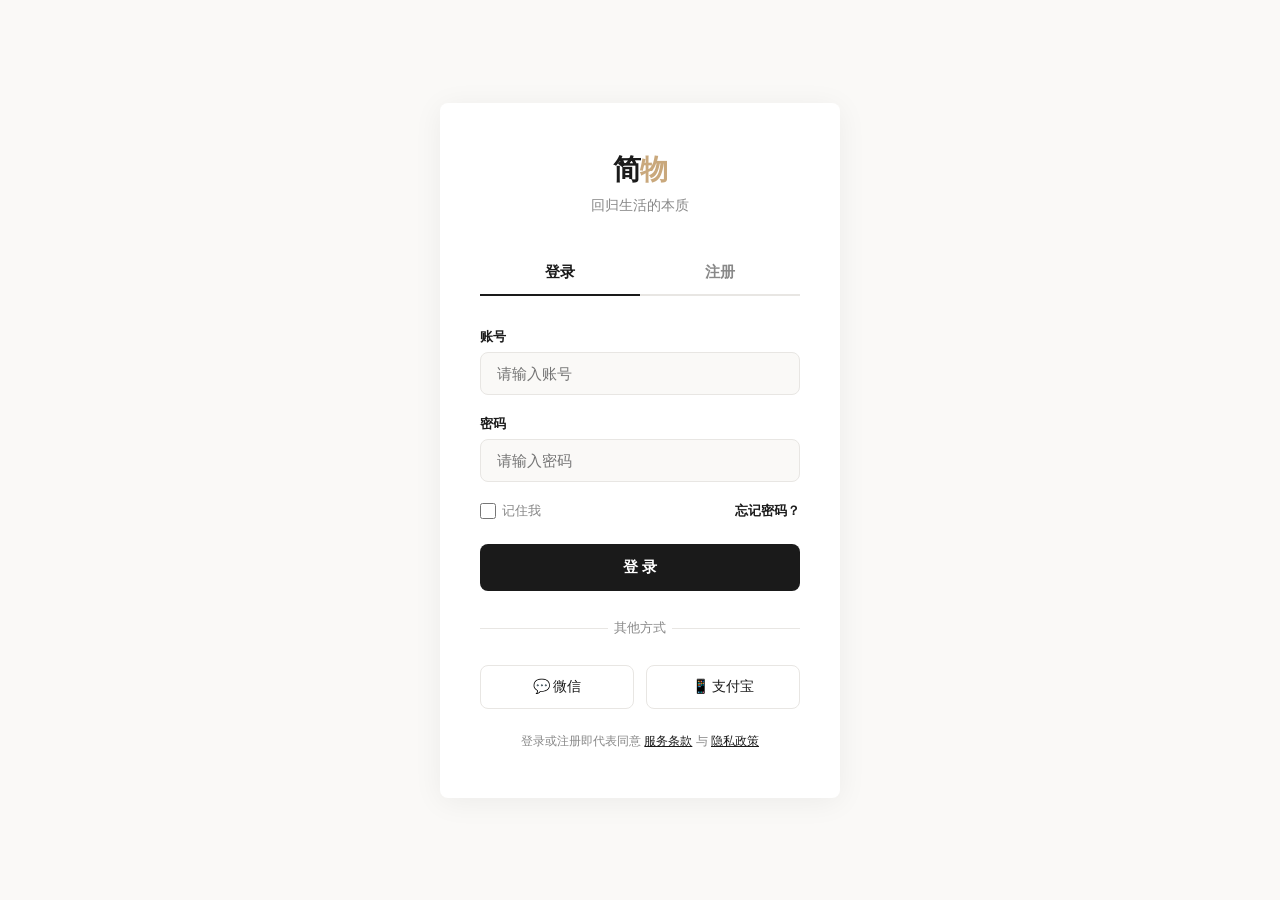
<file: docs/legacy/index.html>
<!DOCTYPE html>
<html lang="zh-CN">
<head>
    <meta charset="UTF-8">
    <meta name="viewport" content="width=device-width, initial-scale=1.0">
    <title>登录 - 简物</title>
    <style>
        * {
            margin: 0;
            padding: 0;
            box-sizing: border-box;
        }

        :root {
            --primary: #1a1a1a;
            --accent: #c9a87c;
            --bg: #faf9f7;
            --white: #ffffff;
            --gray: #888888;
            --light-gray: #e8e6e3;
            --radius: 8px;
        }

        body {
            font-family: -apple-system, BlinkMacSystemFont, "Segoe UI", "PingFang SC", "Hiragino Sans GB", "Microsoft YaHei", sans-serif;
            color: var(--primary);
            background: var(--bg);
            min-height: 100vh;
            display: flex;
            align-items: center;
            justify-content: center;
            padding: 20px;
        }

        .container {
            width: 100%;
            max-width: 400px;
        }

        .card {
            background: var(--white);
            border-radius: var(--radius);
            box-shadow: 0 4px 30px rgba(0, 0, 0, 0.06);
            padding: 48px 40px;
        }

        .logo {
            text-align: center;
            font-size: 28px;
            font-weight: 700;
            margin-bottom: 8px;
            letter-spacing: -1px;
        }

        .logo span {
            color: var(--accent);
        }

        .subtitle {
            text-align: center;
            color: var(--gray);
            font-size: 14px;
            margin-bottom: 36px;
        }

        .avatar-upload {
            text-align: center;
            margin-bottom: 28px;
        }

        .avatar-preview {
            width: 84px;
            height: 84px;
            border-radius: 50%;
            background: var(--bg);
            border: 2px dashed var(--light-gray);
            margin: 0 auto 10px;
            display: flex;
            align-items: center;
            justify-content: center;
            font-size: 32px;
            color: var(--gray);
            cursor: pointer;
            overflow: hidden;
            transition: border-color 0.2s;
            position: relative;
        }

        .avatar-preview:hover {
            border-color: var(--accent);
        }

        .avatar-preview img {
            width: 100%;
            height: 100%;
            object-fit: cover;
        }

        .avatar-upload input[type="file"] {
            display: none;
        }

        .avatar-upload .hint {
            font-size: 13px;
            color: var(--gray);
        }

        .tabs {
            display: flex;
            margin-bottom: 32px;
            border-bottom: 2px solid var(--light-gray);
        }

        .tab {
            flex: 1;
            text-align: center;
            padding: 12px 0;
            font-size: 15px;
            font-weight: 600;
            color: var(--gray);
            cursor: pointer;
            border-bottom: 2px solid transparent;
            margin-bottom: -2px;
            transition: all 0.2s;
        }

        .tab.active {
            color: var(--primary);
            border-bottom-color: var(--primary);
        }

        .form-group {
            margin-bottom: 20px;
        }

        .form-group label {
            display: block;
            font-size: 13px;
            font-weight: 600;
            margin-bottom: 6px;
        }

        .form-group input {
            width: 100%;
            padding: 12px 16px;
            border: 1.5px solid var(--light-gray);
            border-radius: var(--radius);
            font-size: 15px;
            outline: none;
            transition: border-color 0.2s;
            background: var(--bg);
        }

        .form-group input:focus {
            border-color: var(--accent);
            background: var(--white);
        }

        .form-row {
            display: flex;
            justify-content: space-between;
            align-items: center;
            font-size: 13px;
            margin-bottom: 24px;
        }

        .checkbox-wrap {
            display: flex;
            align-items: center;
            gap: 6px;
            color: var(--gray);
            cursor: pointer;
        }

        .checkbox-wrap input {
            width: 16px;
            height: 16px;
            accent-color: var(--primary);
            cursor: pointer;
        }

        .link {
            color: var(--primary);
            font-weight: 600;
            cursor: pointer;
        }

        .link:hover {
            color: var(--accent);
        }

        .btn {
            width: 100%;
            padding: 14px;
            background: var(--primary);
            color: var(--white);
            border: none;
            border-radius: var(--radius);
            font-size: 15px;
            font-weight: 600;
            cursor: pointer;
            transition: all 0.2s;
        }

        .btn:hover {
            background: var(--accent);
        }

        .divider {
            text-align: center;
            margin: 28px 0;
            position: relative;
            font-size: 13px;
            color: var(--gray);
        }

        .divider::before,
        .divider::after {
            content: '';
            position: absolute;
            top: 50%;
            width: 40%;
            height: 1px;
            background: var(--light-gray);
        }

        .divider::before { left: 0; }
        .divider::after { right: 0; }

        .social-login {
            display: flex;
            gap: 12px;
        }

        .social-btn {
            flex: 1;
            padding: 12px;
            border: 1.5px solid var(--light-gray);
            border-radius: var(--radius);
            background: var(--white);
            font-size: 14px;
            cursor: pointer;
            transition: all 0.2s;
            display: flex;
            align-items: center;
            justify-content: center;
            gap: 8px;
        }

        .social-btn:hover {
            border-color: var(--primary);
            background: var(--bg);
        }

        .form-panel { display: none; }
        .form-panel.active { display: block; }

        .terms {
            text-align: center;
            font-size: 12px;
            color: var(--gray);
            margin-top: 24px;
        }

        .terms a {
            color: var(--primary);
            text-decoration: underline;
        }

        @media (max-width: 480px) {
            .card { padding: 36px 24px; }
        }
    </style>
</head>
<body>

    <div class="container">
        <div class="card">
            <div class="logo">简<span>物</span></div>
            <p class="subtitle">回归生活的本质</p>

            <div class="tabs">
                <div class="tab active" onclick="switchTab('login')">登录</div>
                <div class="tab" onclick="switchTab('register')">注册</div>
            </div>

            <div class="form-panel active" id="login-panel">
                <form onsubmit="handleLogin(event)">
                    <div class="form-group">
                        <label>账号</label>
                        <input type="text" placeholder="请输入账号" id="login-account" required>
                    </div>
                    <div class="form-group">
                        <label>密码</label>
                        <input type="password" placeholder="请输入密码" id="login-password" required>
                    </div>
                    <div class="form-row">
                        <label class="checkbox-wrap">
                            <input type="checkbox" id="remember">
                            <span>记住我</span>
                        </label>
                        <span class="link" onclick="alert('请通过绑定的手机号重置密码')">忘记密码？</span>
                    </div>
                    <button type="submit" class="btn">登 录</button>
                </form>

                <div class="divider">其他方式</div>
                <div class="social-login">
                    <div class="social-btn" onclick="alert('微信登录')">&#128172; 微信</div>
                    <div class="social-btn" onclick="alert('支付宝登录')">&#128241; 支付宝</div>
                </div>
            </div>

            <div class="form-panel" id="register-panel">
                <form onsubmit="handleRegister(event)">

                    <div class="avatar-upload">
                        <div class="avatar-preview" id="avatar-preview" onclick="document.getElementById('avatar-input').click()">
                            &#128100;
                        </div>
                        <input type="file" id="avatar-input" accept="image/*" onchange="previewAvatar(this)">
                        <p class="hint">点击上传头像（可选）</p>
                    </div>

                    <div class="form-group">
                        <label>账号</label>
                        <input type="text" placeholder="请设置账号" id="reg-account" required>
                    </div>
                    <div class="form-group">
                        <label>密码</label>
                        <input type="password" placeholder="请设置密码" id="reg-password" required>
                    </div>
                    <div class="form-group">
                        <label>确认密码</label>
                        <input type="password" placeholder="请再次输入密码" id="reg-password2" required>
                    </div>
                    <button type="submit" class="btn">注 册</button>
                </form>
            </div>

            <p class="terms">登录或注册即代表同意 <a href="#">服务条款</a> 与 <a href="#">隐私政策</a></p>
        </div>
    </div>

    <script>

        function switchTab(type) {
            document.querySelectorAll('.tab').forEach(t => t.classList.remove('active'));
            document.querySelectorAll('.form-panel').forEach(p => p.classList.remove('active'));

            if (type === 'login') {
                document.querySelectorAll('.tab')[0].classList.add('active');
                document.getElementById('login-panel').classList.add('active');
            } else {
                document.querySelectorAll('.tab')[1].classList.add('active');
                document.getElementById('register-panel').classList.add('active');
            }
        }

        function previewAvatar(input) {
            var preview = document.getElementById('avatar-preview');
            if (input.files && input.files[0]) {
                var reader = new FileReader();
                reader.onload = function(e) {
                    preview.innerHTML = '<img src="' + e.target.result + '" alt="头像">';
                };
                reader.readAsDataURL(input.files[0]);
            }
        }

        function handleLogin(e) {
            e.preventDefault();
            var account = document.getElementById('login-account').value;
            var pwd = document.getElementById('login-password').value;
            if (account && pwd) {
                alert('登录成功！欢迎回来。');
            }
        }

        function handleRegister(e) {
            e.preventDefault();
            var pwd = document.getElementById('reg-password').value;
            var pwd2 = document.getElementById('reg-password2').value;
            if (pwd !== pwd2) {
                alert('两次密码输入不一致');
                return;
            }
            alert('注册成功！请登录。');
            switchTab('login');
        }
    </script>

</body>
</html>
</file>
